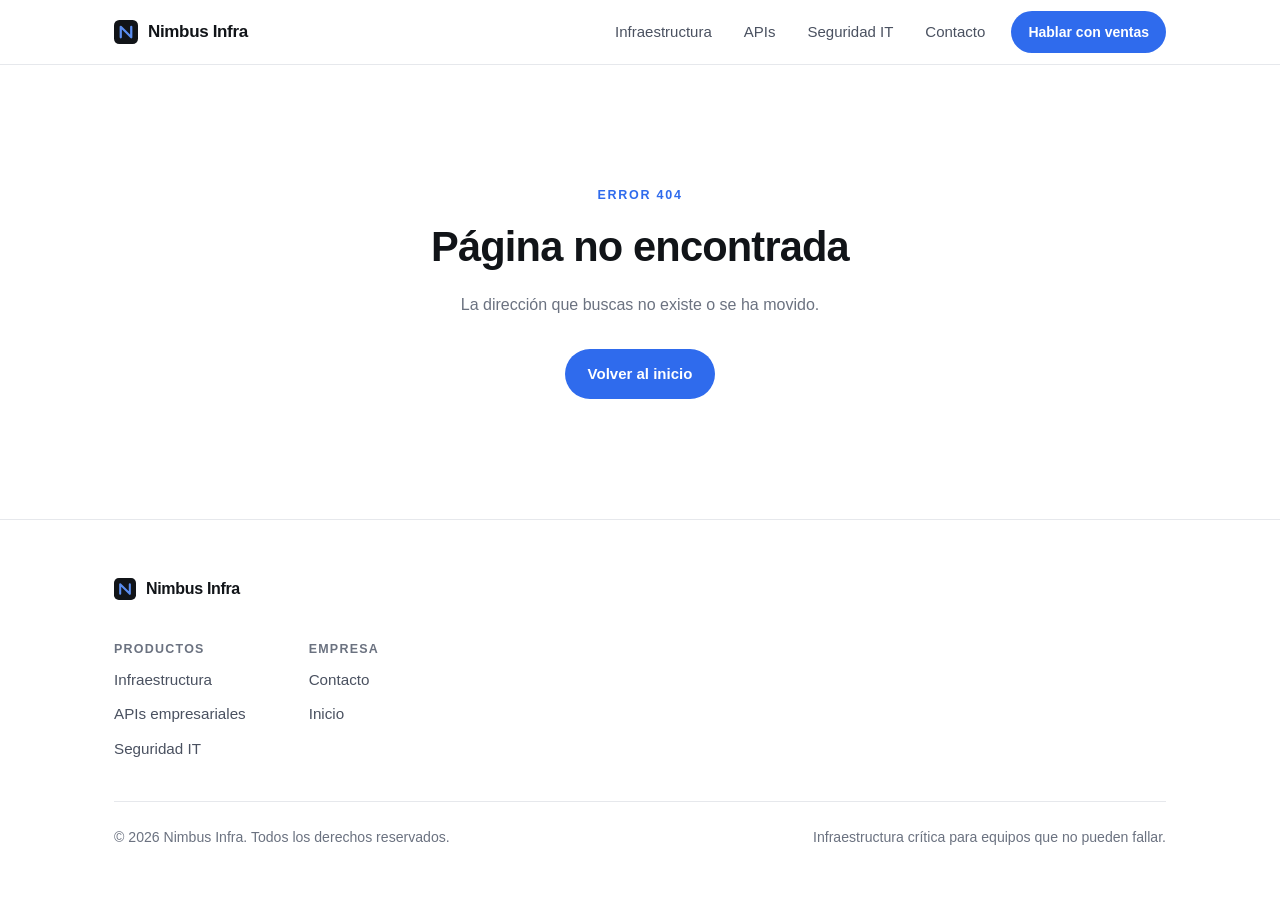
<file: index.html>
<!DOCTYPE html>
<html lang="es">
  <head>
    <meta charset="UTF-8" />
    <link rel="icon" type="image/svg+xml" href="/favicon.svg" />
    <meta name="viewport" content="width=device-width, initial-scale=1.0" />
    <meta
      name="description"
      content="Nimbus Infra — Infraestructura de servidores, APIs empresariales y seguridad IT."
    />
    <title>Nimbus Infra — Infraestructura, APIs y Seguridad IT</title>
    <script type="module" crossorigin src="/assets/index-CHUalvVr.js"></script>
    <link rel="stylesheet" crossorigin href="/assets/index-DqzXoASd.css">
  </head>
  <body>
    <noscript>Necesitas habilitar JavaScript para ver esta aplicación.</noscript>
    <div id="root"></div>
  </body>
</html>
</file>
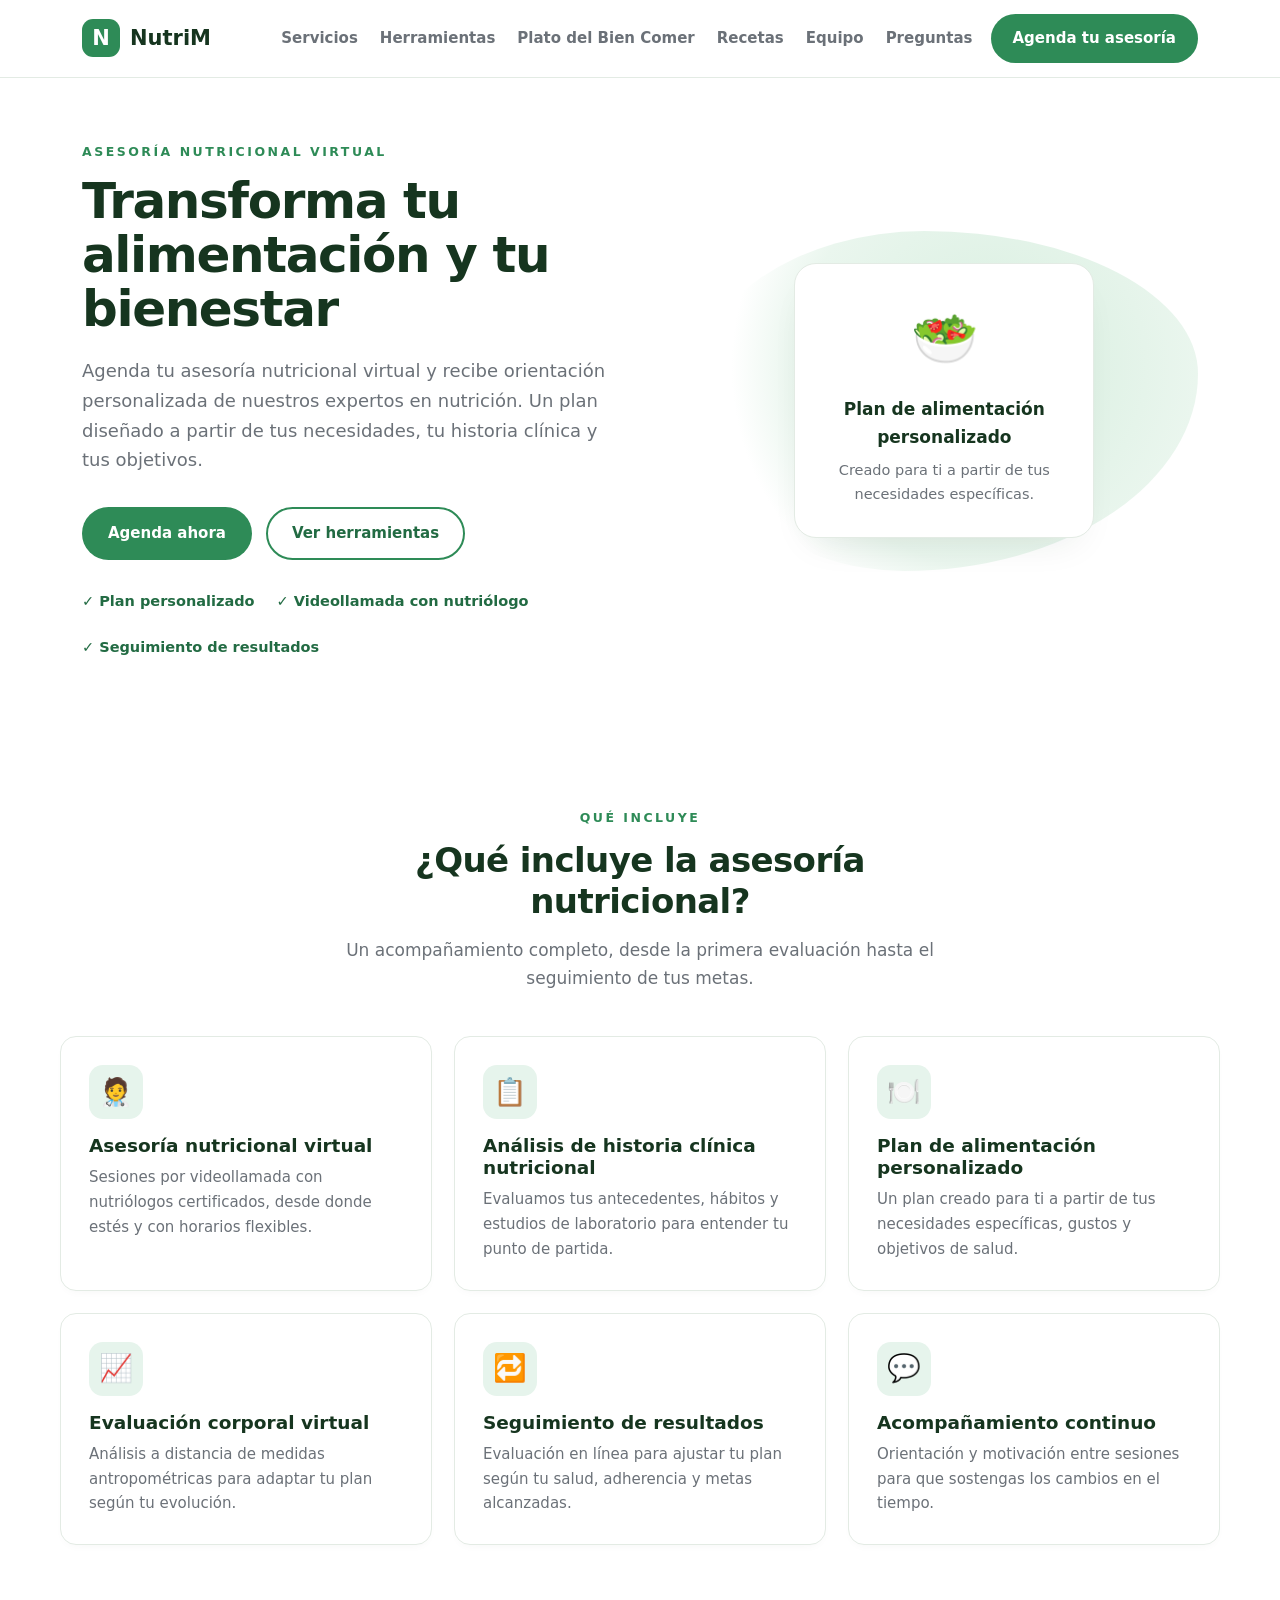
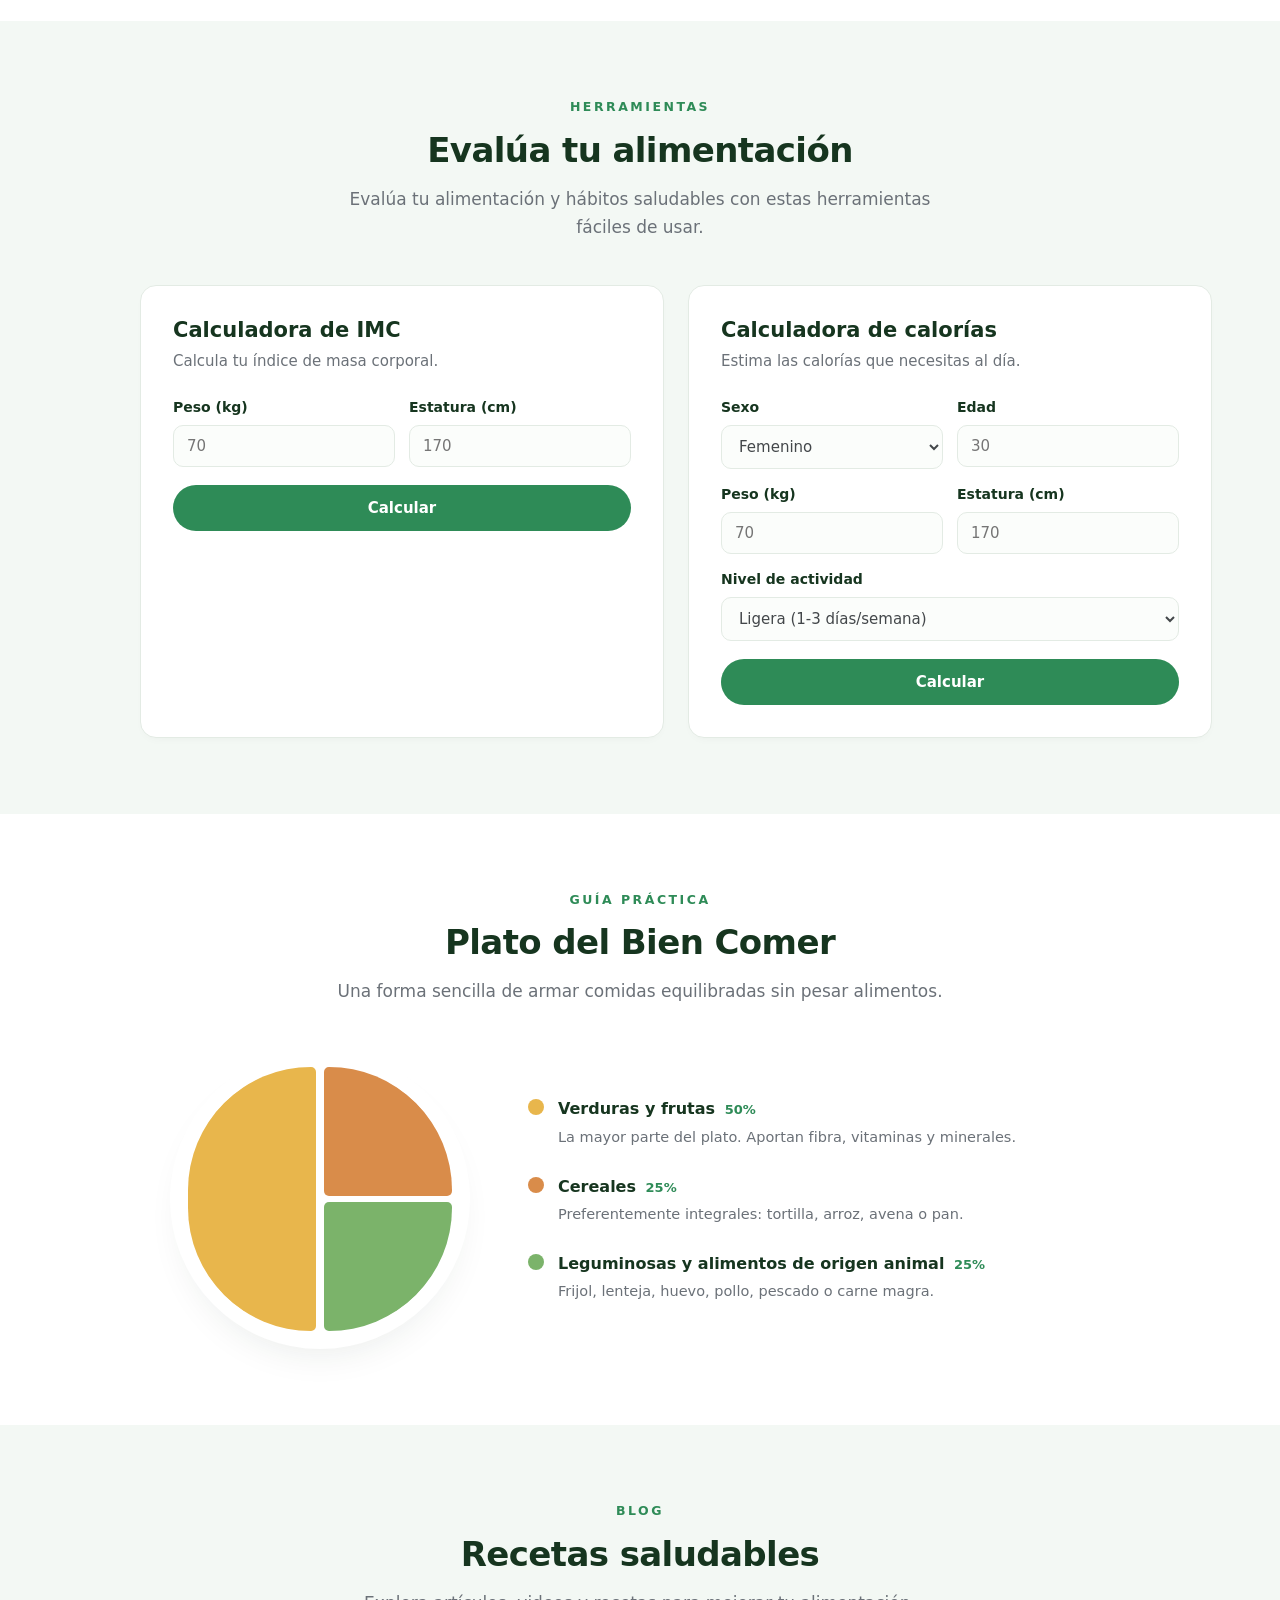
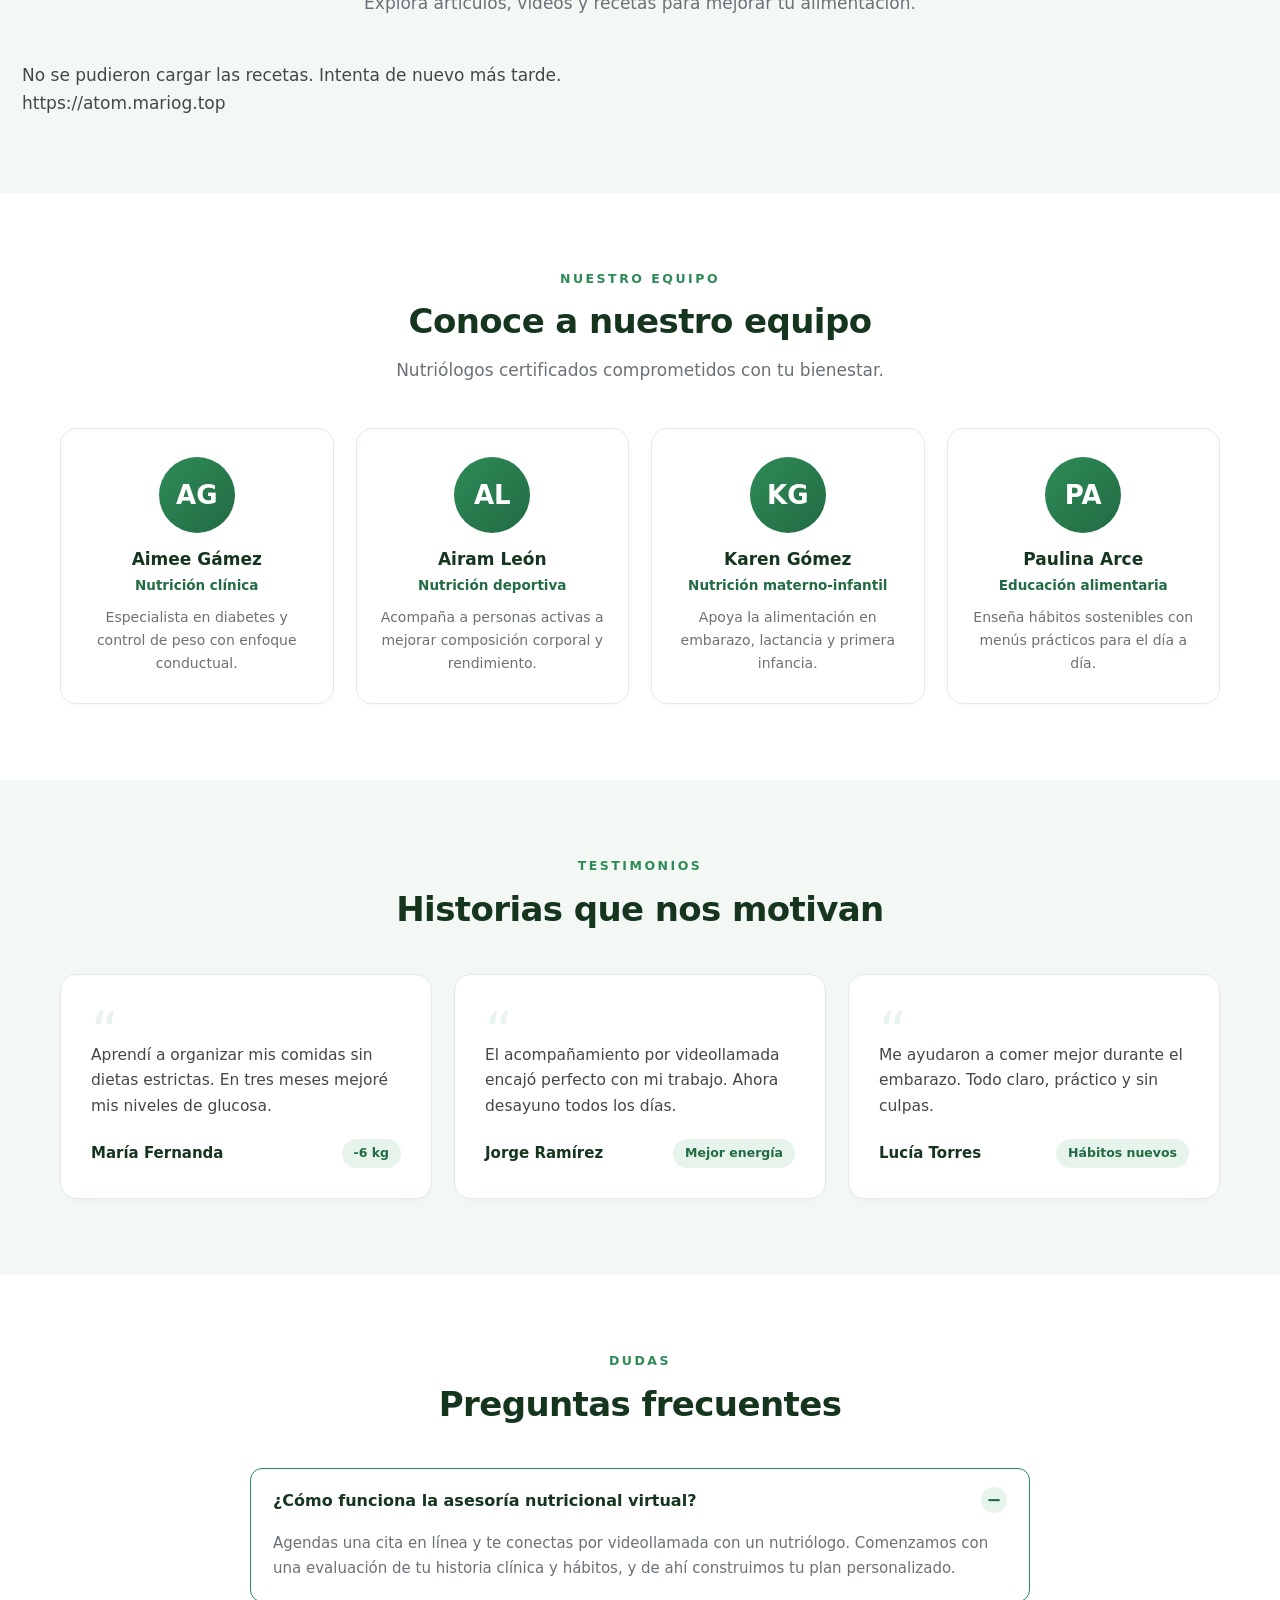
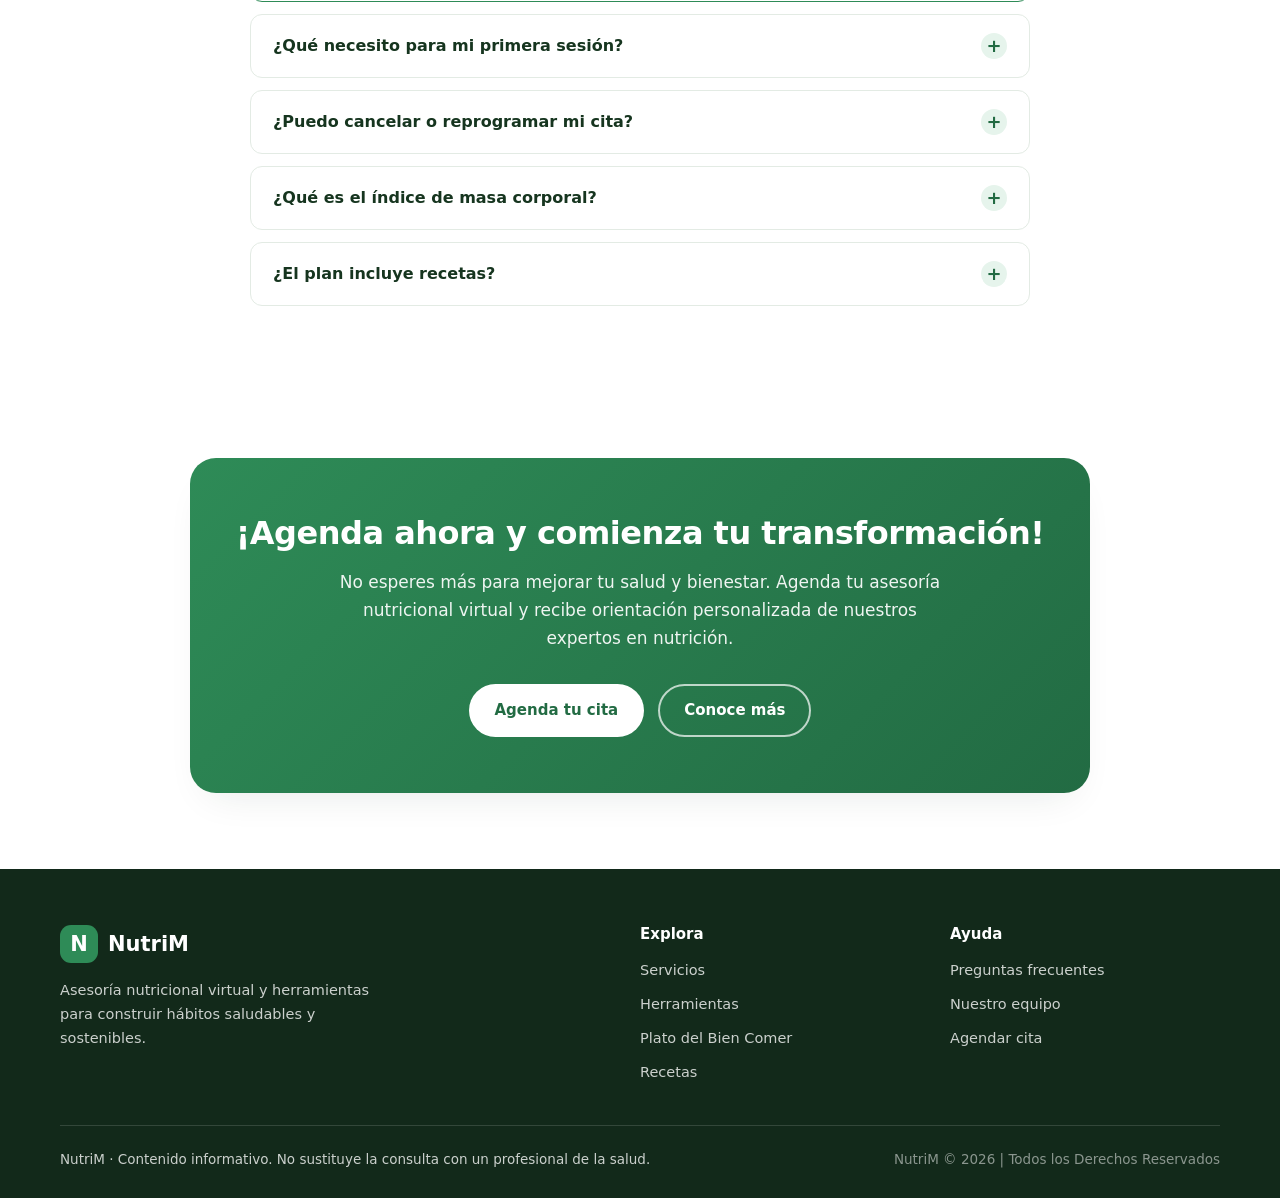
<file: nutrim/index.html>
<!doctype html>
<html lang="es">
  <head>
    <meta charset="UTF-8" />
    <link rel="icon" type="image/svg+xml" href="/nutrim/favicon.svg" />
    <meta name="viewport" content="width=device-width, initial-scale=1.0" />
    <meta
      name="description"
      content="NutriM · Asesoría nutricional virtual, plan de alimentación personalizado, herramientas de evaluación y recetas saludables."
    />
    <title>NutriM · Nutrición para tu bienestar</title>
    <script type="module" crossorigin src="/nutrim/assets/index-DMN591Wq.js"></script>
    <link rel="stylesheet" crossorigin href="/nutrim/assets/index-gtxmOGuo.css">
  </head>
  <body>
    <div id="root"></div>
  </body>
</html>
</file>
<file: assets/index-DqzXoASd.css>
:root{--bg: #ffffff;--bg-alt: #f6f7f9;--ink: #111418;--ink-soft: #4a5160;--muted: #6b7280;--line: #e6e8ec;--accent: #2f6bed;--accent-ink: #1d4ed8;--radius: 12px;--maxw: 1100px;--font: -apple-system, BlinkMacSystemFont, "Segoe UI", Roboto, Helvetica, Arial, sans-serif;--mono: ui-monospace, SFMono-Regular, Menlo, Consolas, monospace}*{box-sizing:border-box}html{scroll-behavior:smooth}body{margin:0;font-family:var(--font);color:var(--ink);background:var(--bg);line-height:1.6;-webkit-font-smoothing:antialiased}h1,h2,h3,h4{line-height:1.15;margin:0 0 .5em;letter-spacing:-.02em;font-weight:650}p{margin:0 0 1em}a{color:inherit;text-decoration:none}.container{width:100%;max-width:var(--maxw);margin:0 auto;padding:0 24px}.btn{display:inline-flex;align-items:center;justify-content:center;gap:8px;padding:12px 22px;border-radius:999px;font-size:15px;font-weight:550;border:1px solid transparent;cursor:pointer;transition:background .15s ease,border-color .15s ease,transform .15s ease}.btn--sm{padding:9px 16px;font-size:14px}.btn--primary{background:var(--accent);color:#fff}.btn--primary:hover{background:var(--accent-ink)}.btn--ghost{background:transparent;border-color:var(--line);color:var(--ink)}.btn--ghost:hover{border-color:var(--ink)}.btn--sm.nav__cta{margin-left:8px}.nav{position:sticky;top:0;z-index:50;background:#ffffffd9;-webkit-backdrop-filter:saturate(180%) blur(12px);backdrop-filter:saturate(180%) blur(12px);border-bottom:1px solid var(--line)}.nav__inner{display:flex;align-items:center;justify-content:space-between;height:64px}.nav__brand{display:inline-flex;align-items:center;gap:10px;font-weight:650;letter-spacing:-.02em;font-size:17px}.nav__links{display:flex;align-items:center;gap:4px}.nav__link{padding:8px 14px;border-radius:8px;font-size:15px;color:var(--ink-soft);transition:color .15s ease,background .15s ease}.nav__link:hover{color:var(--ink);background:var(--bg-alt)}.nav__link.is-active{color:var(--ink);font-weight:550}.nav__toggle{display:none;flex-direction:column;gap:5px;background:none;border:0;padding:8px;cursor:pointer}.nav__toggle span{width:22px;height:2px;background:var(--ink);border-radius:2px}.hero{padding:96px 0 72px}.hero__inner{max-width:820px}.eyebrow{text-transform:uppercase;letter-spacing:.14em;font-size:12.5px;font-weight:600;color:var(--accent);margin:0 0 18px}.hero__title{font-size:clamp(2.1rem,5vw,3.4rem);margin-bottom:20px}.hero__desc{font-size:clamp(1.05rem,2vw,1.25rem);color:var(--ink-soft);max-width:640px;margin-bottom:32px}.hero__actions{display:flex;gap:12px;flex-wrap:wrap}.section{padding:80px 0}.section--tight{padding-top:24px}.section--alt{background:var(--bg-alt)}.section-head{max-width:640px;margin-bottom:44px}.section-head h2{font-size:clamp(1.6rem,3vw,2.1rem)}.section-head p{color:var(--muted);font-size:1.05rem}.muted{color:var(--muted)}.grid{display:grid;gap:20px}.grid--2{grid-template-columns:repeat(2,1fr)}.grid--3{grid-template-columns:repeat(3,1fr)}.card{display:block;background:var(--bg);border:1px solid var(--line);border-radius:var(--radius);padding:28px;transition:border-color .15s ease,transform .15s ease,box-shadow .15s ease}.card--link:hover{border-color:#c9cdd6;transform:translateY(-2px);box-shadow:0 12px 30px -18px #1114184d}.card__icon{color:var(--accent);margin-bottom:16px}.card__title{font-size:1.15rem;margin-bottom:8px}.card__text{color:var(--ink-soft);font-size:.98rem;margin:0}.card__link{display:inline-flex;align-items:center;gap:6px;margin-top:16px;color:var(--accent);font-weight:550;font-size:.95rem}.stats{display:grid;grid-template-columns:repeat(4,1fr);gap:24px}.stat__num{display:block;font-size:clamp(1.6rem,3vw,2.2rem);font-weight:650;letter-spacing:-.03em;color:var(--ink)}.stat__label{display:block;color:var(--muted);font-size:.92rem;margin-top:4px}.steps{list-style:none;margin:0;padding:0;display:grid;grid-template-columns:repeat(4,1fr);gap:24px;counter-reset:step}.step__num{display:inline-block;font-family:var(--mono);color:var(--accent);font-size:.85rem;font-weight:600;margin-bottom:10px}.step h3{font-size:1.05rem;margin-bottom:6px}.step p{color:var(--ink-soft);font-size:.95rem;margin:0}.checklist{list-style:none;margin:0;padding:0;display:grid;gap:12px}.checklist li{position:relative;padding-left:30px;color:var(--ink-soft)}.checklist li:before{content:"";position:absolute;left:0;top:4px;width:18px;height:18px;border-radius:50%;background:#2f6bed1f;background-image:url("data:image/svg+xml,%3Csvg xmlns='http://www.w3.org/2000/svg' width='18' height='18' viewBox='0 0 24 24'%3E%3Cpath d='M7 12.5l3 3 7-7' fill='none' stroke='%232f6bed' stroke-width='2' stroke-linecap='round' stroke-linejoin='round'/%3E%3C/svg%3E");background-repeat:no-repeat;background-position:center}.two-col{display:grid;grid-template-columns:1fr 1fr;gap:48px;align-items:center}.two-col--form{align-items:start}.codeblock{background:#0f1115;color:#e7ecf3;border-radius:var(--radius);padding:22px;overflow-x:auto;font-family:var(--mono);font-size:.88rem;line-height:1.7;border:1px solid #1e222b}.codeblock code{white-space:pre}.cta{background:var(--bg-alt);border-top:1px solid var(--line);padding:72px 0}.cta__inner{text-align:center;max-width:640px}.cta__inner h2{font-size:clamp(1.5rem,3vw,2rem)}.cta__inner p{color:var(--muted);margin-bottom:24px}.page-hero{padding:72px 0 40px;border-bottom:1px solid var(--line)}.page-hero__title{font-size:clamp(1.9rem,4vw,2.8rem);max-width:760px}.page-hero__desc{font-size:1.1rem;color:var(--ink-soft);max-width:620px}.form{display:grid;gap:16px}.form__row{display:grid;grid-template-columns:1fr 1fr;gap:16px}.form label{display:grid;gap:6px;font-size:.9rem;font-weight:550;color:var(--ink)}.form input,.form textarea{font-family:inherit;font-size:15px;padding:11px 14px;border:1px solid var(--line);border-radius:10px;background:#fff;color:var(--ink);transition:border-color .15s ease,box-shadow .15s ease}.form input:focus,.form textarea:focus{outline:none;border-color:var(--accent);box-shadow:0 0 0 3px #2f6bed26}.form-success{background:var(--bg-alt);border:1px solid var(--line);border-radius:var(--radius);padding:28px}.form-success h3{margin-bottom:8px}.form-success p{margin:0;color:var(--ink-soft)}.contact-list{list-style:none;margin:24px 0 0;padding:0;display:grid;gap:16px}.contact-list li{display:grid;gap:2px}.contact-list strong{font-size:.8rem;text-transform:uppercase;letter-spacing:.08em;color:var(--muted)}.contact-list a{color:var(--accent);font-weight:550}.notfound{text-align:center;padding:120px 24px}.notfound h1{font-size:clamp(1.8rem,4vw,2.6rem)}.notfound .btn{margin-top:16px}.footer{border-top:1px solid var(--line);padding:56px 0 32px;background:var(--bg)}.footer__inner{display:grid;gap:40px}.footer__brand{display:inline-flex;align-items:center;gap:10px;font-weight:650;letter-spacing:-.02em}.footer__cols{display:grid;grid-template-columns:repeat(3,minmax(0,1fr));gap:24px;max-width:560px}.footer__col{display:grid;gap:10px;align-content:start}.footer__col h4{font-size:.78rem;text-transform:uppercase;letter-spacing:.1em;color:var(--muted);margin-bottom:2px}.footer__col a{color:var(--ink-soft);font-size:.95rem}.footer__col a:hover{color:var(--accent)}.footer__bottom{display:flex;justify-content:space-between;gap:16px;flex-wrap:wrap;border-top:1px solid var(--line);padding-top:24px}.footer__bottom p{margin:0;color:var(--muted);font-size:.88rem}@media (max-width: 860px){.grid--3,.grid--2{grid-template-columns:1fr}.stats,.steps{grid-template-columns:repeat(2,1fr)}.two-col{grid-template-columns:1fr;gap:32px}}@media (max-width: 720px){.nav__toggle{display:flex}.nav__links{position:absolute;top:64px;left:0;right:0;flex-direction:column;align-items:stretch;gap:2px;background:#fff;border-bottom:1px solid var(--line);padding:12px 16px 20px;display:none}.nav__links.is-open{display:flex}.nav__cta{margin:8px 0 0}.hero{padding:64px 0 48px}.section{padding:56px 0}}@media (max-width: 480px){.stats,.steps,.form__row{grid-template-columns:1fr}.footer__cols{grid-template-columns:1fr 1fr}}
</file>
<file: nutrim/assets/index-gtxmOGuo.css>
:root{--bg:#fff;--surface:#fff;--surface-alt:#f3f8f4;--text:#43474a;--text-muted:#6b7178;--heading:#16351f;--accent:#2e8b57;--accent-dark:#226b43;--accent-soft:#e6f4ec;--gold:#e8b64c;--border:#e3ebe4;--shadow-sm:#16351f0f 0 4px 12px -6px;--shadow:#16351f1f 0 18px 40px -20px;--sans:"Open Sans", system-ui, "Segoe UI", Roboto, sans-serif;--heading-font:"Montserrat", system-ui, "Segoe UI", sans-serif;--radius:16px;font-family:var(--sans);color:var(--text);background:var(--bg);-webkit-font-smoothing:antialiased;font-size:17px;line-height:1.65}*{box-sizing:border-box}body{margin:0}h1,h2,h3,h4{font-family:var(--heading-font);color:var(--heading);margin:0;line-height:1.2}p{margin:0}a{color:inherit;text-decoration:none}ul{margin:0;padding:0;list-style:none}.page{overflow-x:hidden}.btn{font-size:15px;font-weight:700;font-family:var(--heading-font);cursor:pointer;border:2px solid #0000;border-radius:999px;justify-content:center;align-items:center;gap:8px;padding:12px 24px;transition:transform .15s,background .15s,border-color .15s;display:inline-flex}.btn-primary{background:var(--accent);color:#fff}.btn-primary:hover{background:var(--accent-dark);transform:translateY(-2px)}.btn-ghost{border-color:var(--accent);color:var(--accent-dark);background:0 0}.btn-ghost:hover{background:var(--accent-soft)}.header{z-index:50;-webkit-backdrop-filter:blur(10px);backdrop-filter:blur(10px);border-bottom:1px solid var(--border);background:#ffffffeb;position:sticky;top:0}.header-inner{align-items:center;gap:18px;max-width:1160px;margin:0 auto;padding:14px 22px;display:flex}.brand{align-items:center;gap:10px;display:flex}.brand-mark{background:var(--accent);color:#fff;width:38px;height:38px;font-size:21px;font-weight:700;font-family:var(--heading-font);border-radius:11px;place-items:center;display:grid}.brand-name{font-family:var(--heading-font);color:var(--heading);font-size:21px;font-weight:700}.nav{gap:22px;margin-left:auto;font-size:15px;display:flex}.nav a{color:var(--text-muted);font-weight:600;transition:color .15s}.nav a:hover{color:var(--accent-dark)}.header-cta{padding:10px 20px}.menu-btn{background:var(--accent-soft);color:var(--accent-dark);cursor:pointer;border:none;border-radius:10px;padding:6px 12px;font-size:20px;display:none}.section{padding:76px 22px;scroll-margin-top:80px}.section-alt{background:var(--surface-alt)}.section-head{text-align:center;max-width:640px;margin:0 auto 44px}.section-title{letter-spacing:-.6px;font-size:34px}.section-subtitle{color:var(--text-muted);margin-top:14px}.eyebrow{text-transform:uppercase;letter-spacing:2.5px;color:var(--accent);font-size:12.5px;font-weight:700;font-family:var(--heading-font);margin-bottom:12px}.hero{grid-template-columns:1.05fr .95fr;align-items:center;gap:48px;max-width:1160px;margin:0 auto;padding:64px 22px 72px;display:grid}.hero h1{letter-spacing:-1.4px;font-size:50px;line-height:1.08}.lead{color:var(--text-muted);max-width:540px;margin-top:20px;font-size:18px}.hero-actions{flex-wrap:wrap;gap:14px;margin-top:32px;display:flex}.hero-badges{color:var(--accent-dark);flex-wrap:wrap;gap:22px;margin-top:30px;font-size:14.5px;font-weight:600;display:flex}.hero-art{place-items:center;min-height:340px;display:grid;position:relative}.hero-art-blob{background:radial-gradient(circle at 60% 40%,#d6eede,#eaf6ee 55%,#0000 72%);border-radius:46% 54% 58% 42%/48% 42% 58% 52%;position:absolute;inset:0}.hero-art-card{text-align:center;max-width:300px;box-shadow:var(--shadow);border:1px solid var(--border);background:#fff;border-radius:22px;padding:30px;position:relative}.hero-art-emoji{margin-bottom:12px;font-size:54px;display:block}.hero-art-title{font-family:var(--heading-font);color:var(--heading);font-size:17px;font-weight:700}.hero-art-text{color:var(--text-muted);margin-top:8px;font-size:14.5px}.grid{gap:22px;max-width:1160px;margin:0 auto;display:grid}.grid-3{grid-template-columns:repeat(3,1fr)}.grid-4{grid-template-columns:repeat(4,1fr)}.card{background:var(--surface);border:1px solid var(--border);border-radius:var(--radius);box-shadow:var(--shadow-sm);padding:28px;transition:transform .15s,border-color .15s,box-shadow .15s}.card:hover{border-color:var(--accent);box-shadow:var(--shadow);transform:translateY(-4px)}.card-icon{background:var(--accent-soft);border-radius:14px;place-items:center;width:54px;height:54px;margin-bottom:16px;font-size:27px;display:grid}.card h3{margin-bottom:8px;font-size:18.5px}.card p{color:var(--text-muted);font-size:15px}.tools-grid{grid-template-columns:repeat(2,1fr);gap:24px;max-width:1000px;margin:0 auto;display:grid}.tool{border:1px solid var(--border);border-radius:var(--radius);box-shadow:var(--shadow-sm);background:#fff;padding:32px}.tool-title{font-size:21px}.tool-desc{color:var(--text-muted);margin-top:6px;font-size:15px}.tool-form{grid-template-columns:1fr 1fr;gap:14px;margin-top:22px;display:grid}.tool-form label{color:var(--heading);font-size:14px;font-weight:600;font-family:var(--heading-font);flex-direction:column;gap:6px;display:flex}.tool-form input,.tool-form select{border:1px solid var(--border);font-size:15px;font-family:var(--sans);color:var(--text);background:#fbfdfb;border-radius:10px;padding:11px 13px}.tool-form input:focus,.tool-form select:focus{outline:2px solid var(--accent);border-color:var(--accent)}.tool-full{grid-column:1/-1}.tool-form .btn{grid-column:1/-1;margin-top:4px}.tool-result{background:var(--accent-soft);border-radius:12px;align-items:baseline;gap:12px;margin-top:22px;padding:20px;display:flex}.tool-result.warn{background:#fdf3e0}.tool-result.alert{background:#fde9e6}.tool-result-value{font-family:var(--heading-font);color:var(--heading);font-size:38px;font-weight:700}.tool-result-label{color:var(--text-muted);font-weight:600}.plato-wrap{grid-template-columns:320px 1fr;align-items:center;gap:48px;max-width:960px;margin:0 auto;display:grid}.plato{width:300px;height:300px;box-shadow:var(--shadow);background:#fff;border:14px solid #fff;border-radius:50%;margin:0 auto;display:flex;overflow:hidden}.plato-mitad-izq{width:50%;padding:4px;display:flex}.plato-mitad-der{flex-direction:column;gap:6px;width:50%;padding:4px;display:flex}.plato-slice{border-radius:6px;flex:1}.plato-mitad-izq .plato-slice{border-radius:150px 6px 6px 150px}.plato-mitad-der .plato-slice:first-child{border-radius:6px 150px 6px 6px}.plato-mitad-der .plato-slice:last-child{border-radius:6px 6px 150px}.plato-leyenda{flex-direction:column;gap:22px;display:flex}.plato-leyenda li{align-items:flex-start;gap:14px;display:flex}.plato-dot{border-radius:50%;flex-shrink:0;width:16px;height:16px;margin-top:5px}.plato-leyenda strong{font-family:var(--heading-font);color:var(--heading);font-size:16px}.plato-pct{color:var(--accent);margin-left:4px;font-size:13px}.plato-leyenda p{color:var(--text-muted);margin-top:3px;font-size:14.5px}.receta{border:1px solid var(--border);border-radius:var(--radius);box-shadow:var(--shadow-sm);background:#fff;transition:transform .15s,box-shadow .15s;overflow:hidden}.recetas-acciones{justify-content:center;margin-top:4px;padding:12px;display:flex}.receta:hover{box-shadow:var(--shadow);transform:translateY(-4px)}.receta-img{background:linear-gradient(135deg,#eaf6ee,#d6eede);place-items:center;height:130px;font-size:52px;display:grid}.receta-body{padding:20px}.receta-cat{text-transform:uppercase;letter-spacing:1px;color:var(--accent-dark);background:var(--accent-soft);font-size:12px;font-weight:700;font-family:var(--heading-font);border-radius:999px;margin-bottom:10px;padding:3px 10px;display:inline-block}.receta h3{margin-bottom:6px;font-size:17px}.receta p{color:var(--text-muted);font-size:14px}.receta-tiempo{color:var(--text-muted);margin-top:12px;font-size:13px;font-weight:600;display:inline-block}.pro{text-align:center;border:1px solid var(--border);border-radius:var(--radius);box-shadow:var(--shadow-sm);background:#fff;padding:28px 22px}.pro-avatar{width:76px;height:76px;font-family:var(--heading-font);color:#fff;background:linear-gradient(135deg, var(--accent), var(--accent-dark));border-radius:50%;place-items:center;margin:0 auto 16px;font-size:26px;font-weight:700;display:grid}.pro h3{font-size:17px}.pro-esp{color:var(--accent-dark);margin-top:4px;font-size:13.5px;font-weight:600}.pro-bio{color:var(--text-muted);margin-top:10px;font-size:14px}.testi{border:1px solid var(--border);border-radius:var(--radius);box-shadow:var(--shadow-sm);background:#fff;padding:30px;position:relative}.testi-quote{font-family:var(--heading-font);color:var(--accent-soft);height:30px;font-size:54px;line-height:1;display:block}.testi-texto{color:var(--text);margin-top:8px;font-size:15.5px}.testi-footer{justify-content:space-between;align-items:center;gap:10px;margin-top:20px;display:flex}.testi-nombre{font-family:var(--heading-font);color:var(--heading);font-size:15px;font-weight:700}.testi-badge{color:var(--accent-dark);background:var(--accent-soft);border-radius:999px;padding:4px 12px;font-size:12.5px;font-weight:700}.faq{flex-direction:column;gap:12px;max-width:780px;margin:0 auto;display:flex}.faq-item{border:1px solid var(--border);background:#fff;border-radius:12px;transition:border-color .15s;overflow:hidden}.faq-item.open{border-color:var(--accent)}.faq-q{cursor:pointer;text-align:left;width:100%;font-family:var(--heading-font);color:var(--heading);background:0 0;border:none;justify-content:space-between;align-items:center;gap:16px;padding:18px 22px;font-size:16px;font-weight:600;display:flex}.faq-icon{background:var(--accent-soft);width:26px;height:26px;color:var(--accent-dark);border-radius:50%;flex-shrink:0;place-items:center;font-size:18px;line-height:1;display:grid}.faq-a{color:var(--text-muted);padding:0 22px 20px;font-size:15px}.cta-final{padding:76px 22px;scroll-margin-top:80px}.cta-final-inner{text-align:center;background:linear-gradient(135deg, var(--accent), var(--accent-dark));color:#fff;max-width:900px;box-shadow:var(--shadow);border-radius:26px;margin:0 auto;padding:56px 36px}.cta-final-inner h2{color:#fff;letter-spacing:-.5px;font-size:32px}.cta-final-inner p{color:#ffffffeb;max-width:620px;margin:16px auto 0}.cta-final-inner .hero-actions{justify-content:center}.cta-final-inner .btn-primary{color:var(--accent-dark);background:#fff}.cta-final-inner .btn-ghost{color:#fff;border-color:#ffffffb3}.cta-final-inner .btn-ghost:hover{background:#ffffff26}.footer{color:#ffffffc7;background:#12291a;padding:56px 22px 28px}.footer-grid{grid-template-columns:2fr 1fr 1fr;gap:40px;max-width:1160px;margin:0 auto;display:grid}.footer .brand-name{color:#fff}.footer-desc{max-width:340px;margin-top:16px;font-size:14.5px}.footer-col{flex-direction:column;gap:10px;display:flex}.footer-col h4{color:#fff;margin-bottom:6px;font-size:15px}.footer-col a{font-size:14.5px;transition:color .15s}.footer-col a:hover{color:#fff}.footer-bottom{border-top:1px solid #ffffff24;flex-wrap:wrap;justify-content:space-between;gap:14px;max-width:1160px;margin:40px auto 0;padding-top:22px;font-size:13.5px;display:flex}.footer-muted{opacity:.65}@media (width<=980px){.hero{text-align:center;grid-template-columns:1fr;padding-top:44px}.lead{margin-left:auto;margin-right:auto}.hero-actions,.hero-badges{justify-content:center}.hero-art{min-height:300px}.grid-3,.grid-4{grid-template-columns:repeat(2,1fr)}.tools-grid{grid-template-columns:1fr}.plato-wrap{grid-template-columns:1fr;gap:34px}.footer-grid{grid-template-columns:1fr 1fr}}@media (width<=720px){.nav{border-bottom:1px solid var(--border);background:#fff;flex-direction:column;gap:4px;padding:14px 22px 22px;display:none;position:absolute;top:100%;left:0;right:0}.nav-open{display:flex}.header-inner{position:relative}.header-cta{display:none}.menu-btn{margin-left:auto;display:block}.section-title{font-size:27px}.hero h1{font-size:34px}}@media (width<=560px){.grid-3,.grid-4,.tool-form{grid-template-columns:1fr}.footer-grid{grid-template-columns:1fr;gap:28px}.cta-final-inner{padding:40px 22px}.cta-final-inner h2{font-size:25px}}
</file>
